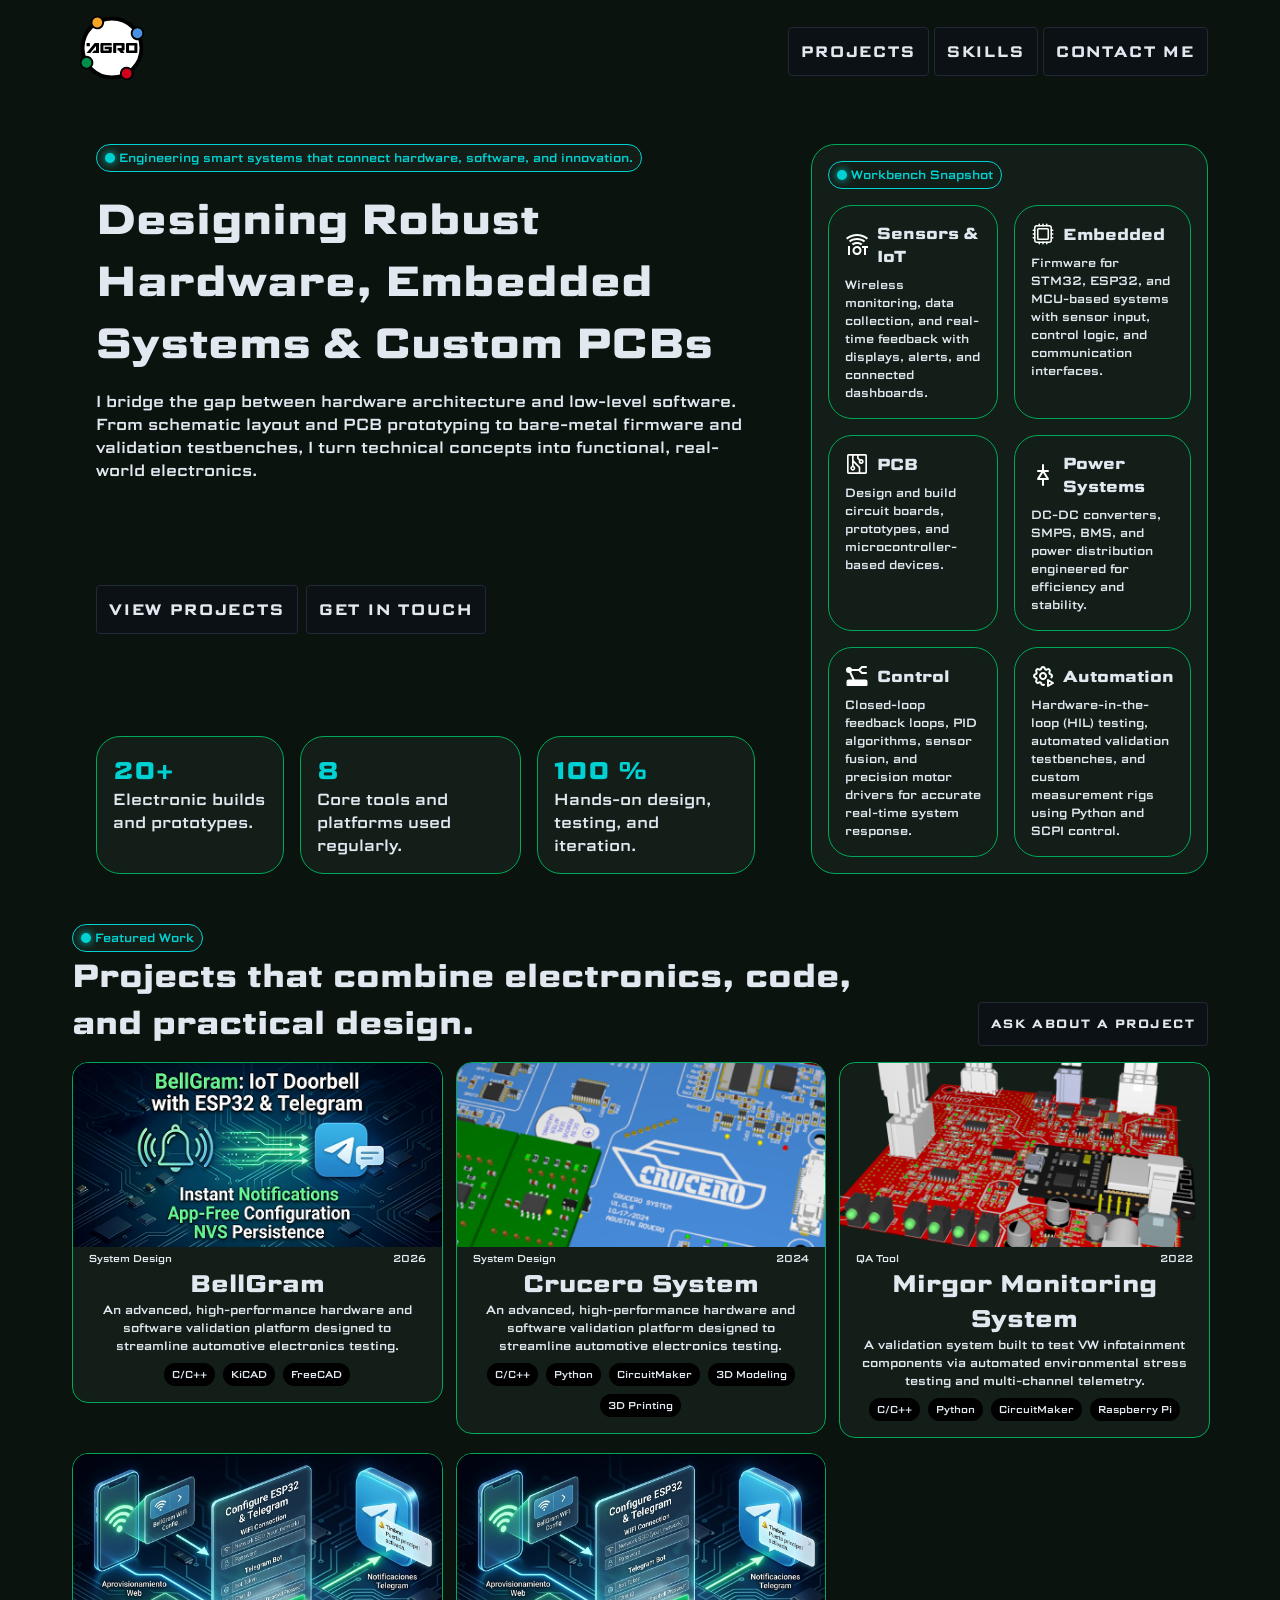
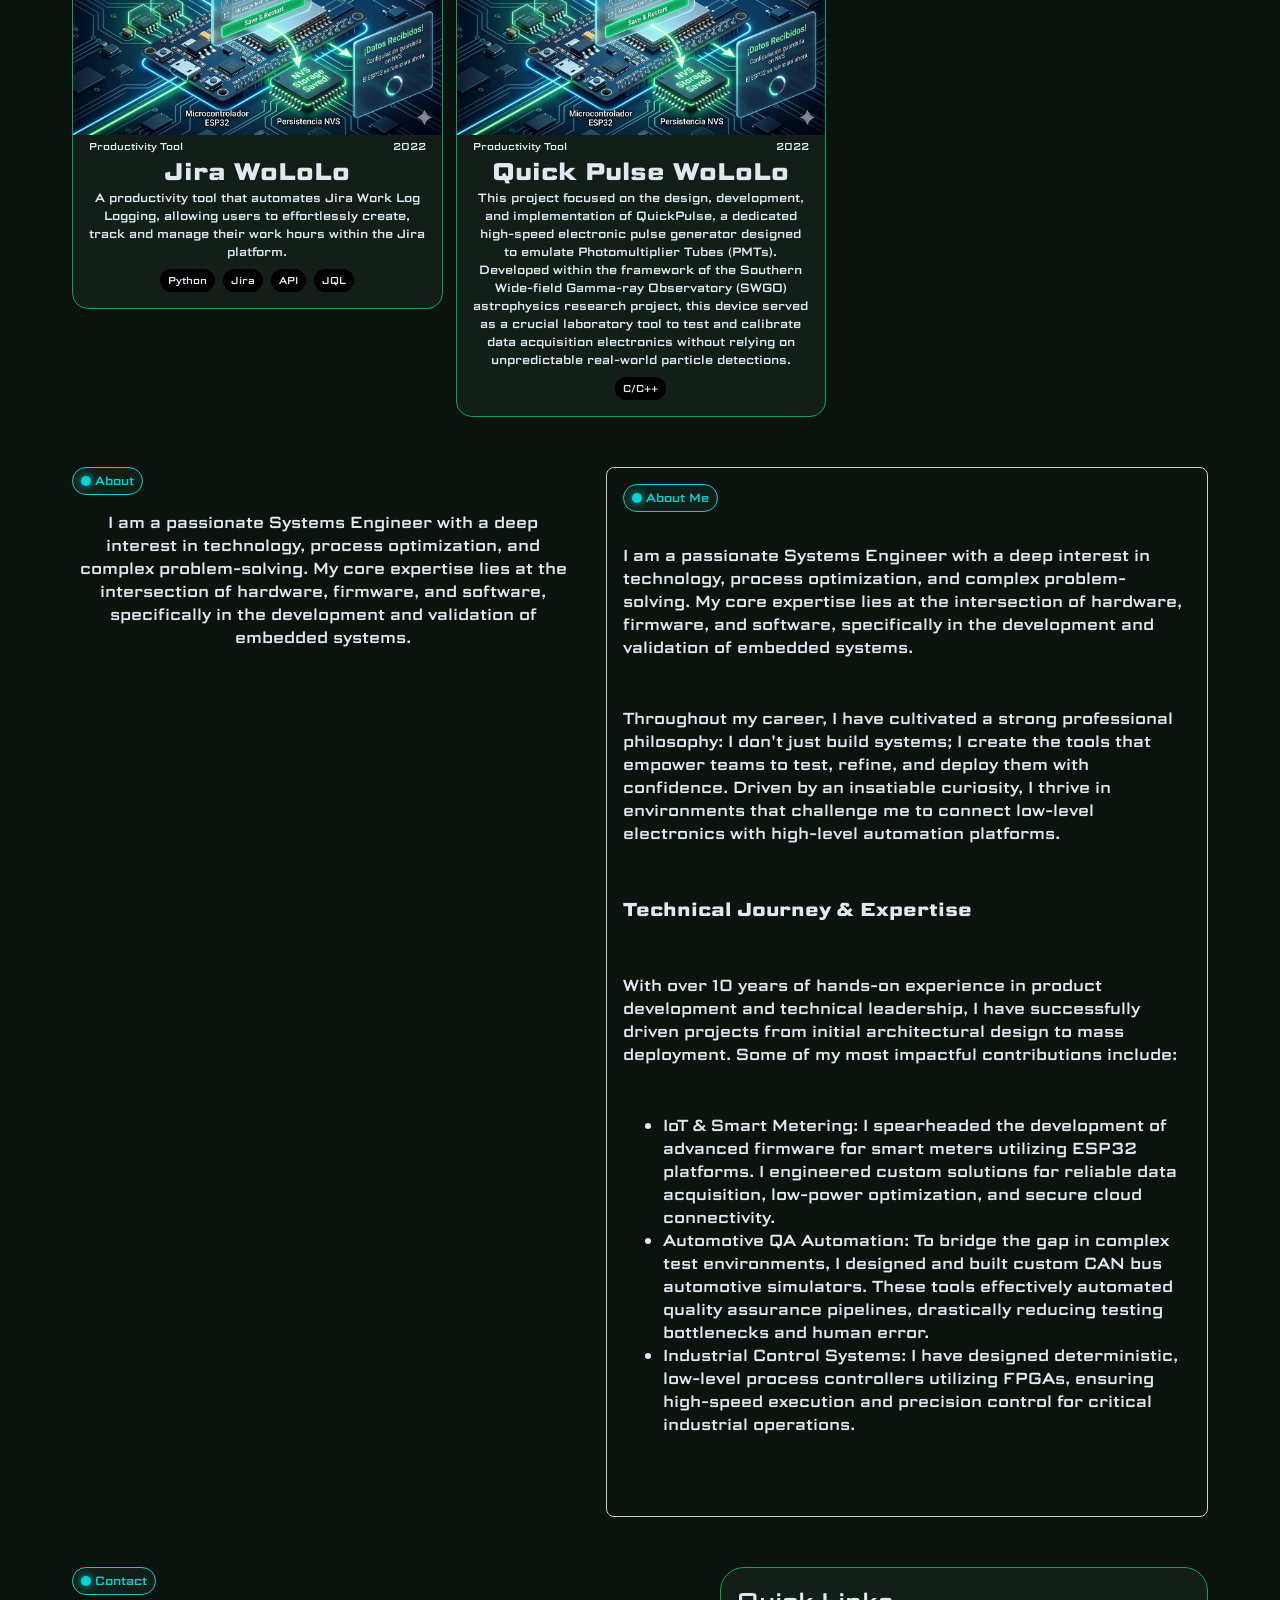
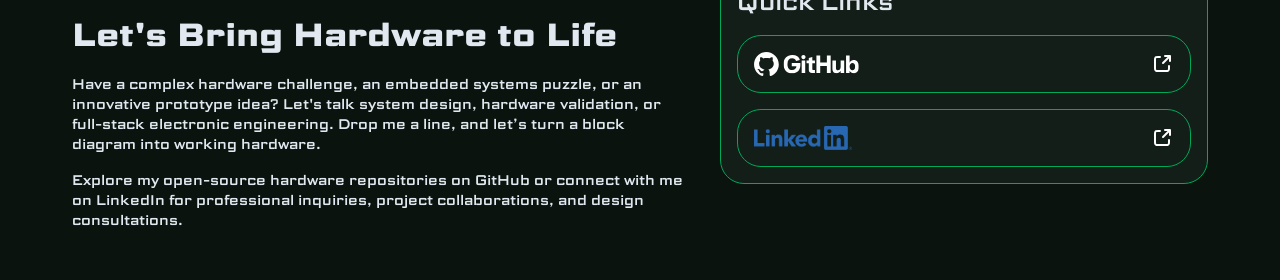
<file: index.html>
<!doctype html>
<html lang="es">
	<head>
		<meta charset="utf-8" />
		<title>Agustin Rovero</title>
		<link rel="icon" type="image/x-icon" href="/images/favicon/favicon.ico">

		<link rel="preconnect" href="https://googleapis.com">
		<link rel="preconnect" href="https://gstatic.com" crossorigin>
		<!-- Loads full ranges: Weight (100-900), Width (50-200), Slant (-10-0), YOPQ (18-122) -->
		<link rel="preconnect" href="https://fonts.googleapis.com">
		<link rel="preconnect" href="https://fonts.gstatic.com" crossorigin>
		<link href="https://fonts.googleapis.com/css2?family=Courier+Prime:ital,wght@0,400;0,700;1,400;1,700&family=Inconsolata:wght@200..900&family=Science+Gothic:wght@100..900&display=swap" rel="stylesheet">

		<link rel="icon" type="image/png" href="/favicon-96x96.png" sizes="96x96" />
		<link rel="icon" type="image/svg+xml" href="/favicon.svg" />
		<link rel="shortcut icon" href="/favicon.ico" />
		<link rel="apple-touch-icon" sizes="180x180" href="/apple-touch-icon.png" />
		<link rel="manifest" href="/site.webmanifest" />

		<link rel="stylesheet" href="assets/css/styles.css"/>
		<link rel="stylesheet" href="assets/css/header.css"/>
		<link rel="stylesheet" href="assets/css/projects.css"/>
		<link rel="stylesheet" href="assets/css/hero.css"/>
		<link rel="stylesheet" href="assets/css/contact.css"/>
		<link rel="stylesheet" href="assets/css/about.css"/>
	</head>


	<!------------------------------------------------------------->

	<body>
	<header class="header">
		<div>
			<img src="assets/images/logo.svg" width="80" height="80">
		</div>

		<div>
			<a href="#projects">
			<button class="pcb-button">
			<span class="btn-text">Projects</span>
			<span class="trace-border"></span>
			</button>
			</a>

			<button class="pcb-button">
			<span class="btn-text">Skills</span>
			<span class="trace-border"></span>
			</button>

			<a href="#contact">
			<button class="pcb-button">
			<span class="btn-text">Contact Me</span>
			<span class="trace-border"></span>
			</button>
			</a>
		</div>
	</header>

	<!------------------------------------------------------------->

	<div class="content">
		<div class="hero-section">
			<div style="
				display: flex;
				flex-direction: column;
				justify-content: flex-start;
				flex: 0 0 58%;
				align-items: flex-start;
				text-align: left;
				gap: var(--section-vertical-gap);
				margin: 0 24px 0 24px;
				">
				<div class="eyebrow">
					<div class="dot"></div>
					Engineering smart systems that connect hardware, software, and innovation.
				</div>
				<div class="hero-section-title">
					Designing Robust Hardware, Embedded Systems & Custom PCBs
				</div>
				<div class="hero-section-description">
					I bridge the gap between hardware architecture and low-level software. From schematic layout and PCB prototyping to bare-metal firmware and validation testbenches, I turn technical concepts into functional, real-world electronics.
				</div>

				<div style="
					display: flex;
					flex-direction: row;
					justify-content: flex-start;
					align-items: center;
					gap: 8px;
					flex-grow: 1;
					">
					<button class="pcb-button">
						<span class="btn-text">View Projects</span>
						<span class="trace-border"></span>
					</button>
					<button class="pcb-button">
						<span class="btn-text">Get in Touch</span>
						<span class="trace-border"></span>
					</button>
				</div>

				<div class="stat-section">
					<div class="stat-card">
						<div class="stat-card-title">20+</div>
						<div class="stat-card-description">Electronic builds and prototypes.</div>
					</div>

					<div class="stat-card">
						<div class="stat-card-title">8</div>
						<div class="stat-card-description">Core tools and platforms used regularly.</div>
					</div>

					<div class="stat-card">
						<div class="stat-card-title">100 %</div>
						<div class="stat-card-description">Hands-on design, testing, and iteration.</div>
					</div>
				</div>
			</div>

			<!----------------------------->

			<!--flex: 0 0 42%;-->
			<div style="
				display: flex;
				flex-direction: column;
				justify-content: flex-start;
				align-items: flex-start;
				text-align: left;
				gap: 16px;
				padding: 16px;
				border-radius: 24px;
				border: 1px solid var(--c-primary);
				background-color: var(--c-card-background);
				">
				<div class="eyebrow">
					<div class="dot"></div>
					Workbench Snapshot
				</div>
				<div style="
					display: grid;
					grid-template-columns: repeat(2, 1fr);
					gap: 16px;

					">

					<div class="hero-card">
						<div style="
							display: flex;
							flex-direction: row;
							justify-content: flex-start;
							align-items: center;
							gap: 8px;
							">
							<img
								src="assets/images/icons/iot.svg"
								width="24"
								height="24"
							/>
							<div class="hero-card-title">Sensors & IoT</div>
						</div>

						<div class="hero-card-description">
							Wireless monitoring, data collection, and real-time feedback with displays, alerts, and connected dashboards.
						</div>
					</div>

					<div class="hero-card">
						<div style="
							display: flex;
							flex-direction: row;
							justify-content: flex-start;
							align-items: center;
							gap: 8px;
							">
							<img
								src="assets/images/icons/chip.svg"
								width="24"
								height="24"
							/>
							<div class="hero-card-title">Embedded</div>
						</div>

						<div class="hero-card-description">
							Firmware for STM32, ESP32, and MCU-based systems with sensor input, control logic, and communication interfaces.
						</div>
					</div>

					<div class="hero-card">
						<div style="
							display: flex;
							flex-direction: row;
							justify-content: flex-start;
							align-items: center;
							gap: 8px;
							">
							<img
								src="assets/images/icons/pcb.svg"
								width="24" height="24"
							/>
							<div class="hero-card-title">PCB</div>
						</div>
						<div class="hero-card-description">
							Design and build circuit boards, prototypes, and microcontroller-based devices.
						</div>
					</div>

					<div class="hero-card">
						<div style="
							display: flex;
							flex-direction: row;
							justify-content: flex-start;
							align-items: center;
							gap: 8px;
							">
							<img
								src="assets/images/icons/power.svg"
								width="24"
								height="24"
							/>
							<div class="hero-card-title">Power Systems</div>
						</div>

						<div class="hero-card-description">
							DC-DC converters, SMPS, BMS, and power distribution engineered for efficiency and stability.
						</div>
					</div>

					<div class="hero-card">
						<div style="
							display: flex;
							flex-direction: row;
							justify-content: flex-start;
							align-items: center;
							gap: 8px;
							">
							<img
								src="assets/images/icons/robot.svg"
								width="24"
								height="24"
							/>
							<div class="hero-card-title">Control</div>
						</div>

						<div class="hero-card-description">
							Closed-loop feedback loops, PID algorithms, sensor fusion, and precision motor drivers for accurate real-time system response.
						</div>
					</div>

					<div class="hero-card">
						<div style="
							display: flex;
							flex-direction: row;
							justify-content: flex-start;
							align-items: center;
							gap: 8px;
							">
							<img
								src="assets/images/icons/automation.svg"
								width="24"
								height="24"
							/>
							<div class="hero-card-title">Automation</div>
						</div>

						<div class="hero-card-description">
							Hardware-in-the-loop (HIL) testing, automated validation testbenches, and custom measurement rigs using Python and SCPI control.
						</div>
					</div>
				</div>
			</div>
		</div>

		<!----------------------------->

		<div id="projects" class="projects-section">
			<div style="
				display: flex;
				flex-direction: row;
				justify-content: space-between;
				align-items: end;
				gap: var(--section-horizontal-gap);
				">
				<div style="
					display: flex;
					flex-direction: column;
					justify-content: start;
					width: 75%;
					align-items: start;
					text-align: left;
					gap: var(--section-vertical-sep);
					">
					<div class="eyebrow">
						<div class="dot"></div>
						Featured Work
					</div>
					<div class="projects-section-title">Projects that combine electronics, code, and practical design.</div>
					<!--
					<div class="projects-section-description">Replace these examples with your real builds. Each card can highlight the challenge, hardware used, firmware details, test results, and what you learned during development.</div>
					-->
				</div>
				<div>
					<button class="pcb-button">
						<span class="btn-text" style="font-size: 12px;">Ask About a Project</span>
						<span class="trace-border"></span>
					</button>
				</div>
			</div>

			<div class="projects">
				<a href="bellgram.html">
					<div class="flip-card-wrapper">
						<div class="project-card">
							<div class="flip-card-back">
								<div style="padding: 16px">
									BellGram is an ultra-compact (32x32 mm) IoT notification bridge that connects physical input events directly to Telegram instant messaging using an ESP32-C3 microcontroller. It features four optically isolated input channels to safely step down high-voltage signals from household doorbells or industrial relays. For completely app-free deployment, it hosts a native web server that creates a Wi-Fi Access Point captive portal, allowing users to dynamically configure Wi-Fi credentials, Telegram Bot Tokens, Chat IDs, and custom messages via any browser. All parameters are saved directly to an onboard Non-Volatile Storage (NVS) partition to ensure full data resiliency across power outages.
									<h2>Continue reading</h2>
								</div>
							</div>
							<div class="flip-card-front">
								<img src="assets/images/BellGram/Thumbnail.png">
								<div style="padding: 0 16px 16px">
									<div class="project-card-tags">
										<div>System Design</div>
										<div>2026</div>
									</div>
									<div class="project-card-title">BellGram</div>
									<div class="project-card-description">
										An advanced, high-performance hardware and software validation platform designed to streamline automotive electronics testing.
									</div>
									<div class="chip-group">
										<div class="chip">C/C++</div>
										<div class="chip">KiCAD</div>
										<div class="chip">FreeCAD</div>
									</div>
								</div>
							</div>
						</div>
					</div>
				</a>

				<a href="crucero.html">
					<div class="flip-card-wrapper">
						<div class="project-card">
							<div class="flip-card-back">
								<div style="padding: 16px">
									The Crucero System was a high-performance hardware and software validation platform designed to streamline automotive electronics testing. Built on an ESP32-C6 core, the system features a custom multi-layer PCB with modular CAN nodes, LIN, an 8-channel audio ADC, 8 GPIO, and four DACs for steering wheel control emulation. Its low-level embedded firmware acts as a message-driven OS utilizing COBS packet framing and MessagePack serialization over UART. Controlled via a data-driven Python and PySide6 desktop application, the platform integrates self-describing hardware, a JSON-driven command parser, and real-time telemetry visualization inside a custom 3D-printed enclosure.
									<h2>Continue reading</h2>
								</div>
							</div>
							<div class="flip-card-front">
								<img src="assets/images/Crucero/PCB_Top_View_Cut.png">
								<div style="padding: 0 16px 16px">
									<div class="project-card-tags">
										<div>System Design</div>
										<div>2024</div>
									</div>
									<div class="project-card-title">Crucero System</div>
									<div class="project-card-description">
										An advanced, high-performance hardware and software validation platform designed to streamline automotive electronics testing.
									</div>
									<div class="chip-group">
										<div class="chip">C/C++</div>
										<div class="chip">Python</div>										
										<div class="chip">CircuitMaker</div>
										<div class="chip">3D Modeling</div>
										<div class="chip">3D Printing</div>
									</div>
								</div>
							</div>
						</div>
					</div>
				</a>

				<a href="mimo.html">
					<div class="flip-card-wrapper">
						<div class="project-card">
							<div class="flip-card-back">
								<div style="padding: 16px">
									The Mirgor Monitoring System was a validation system built to test Volkswagen infotainment components via automated environmental stress testing and multi-channel telemetry. It features a custom multi-layer ESP32 PCB that measures voltage, current, audio levels, and THD inside a rugged housing with a CPC37 connector. Its low-latency C/C++ firmware manages data acquisition, a CAN Bus stack for vehicle simulation, and edge-to-hub streaming across six simultaneous nodes. Driven by a Python master application, the closed-loop system features real-time fault detection and temperature tracking to pinpoint failures immediately during long-endurance certification cycles.
									<h2>Continue reading</h2>
								</div>
							</div>
							<div class="flip-card-front">
								<img src="assets/images/MiMo/Thumbnail.png">
								<div style="padding: 0 16px 16px">
									<div class="project-card-tags">
										<div>QA Tool</div>
										<div>2022</div>
									</div>
									<div class="project-card-title">Mirgor Monitoring System</div>
									<div class="project-card-description">
										A validation system built to test VW infotainment components via automated environmental stress testing and multi-channel telemetry.
									</div>
									<div class="chip-group">
										<div class="chip">C/C++</div>
										<div class="chip">Python</div>										
										<div class="chip">CircuitMaker</div>
										<div class="chip">Raspberry Pi</div>
									</div>
								</div>
							</div>
						</div>
					</div>
				</a>

				<a href="jirawololo.html">
					<div class="flip-card-wrapper">
						<div class="project-card">
							<div class="flip-card-back">
								<h2>Rear Content</h2>
							</div>
							<div class="flip-card-front">
								<img src="assets/images/BellGram/thumbnail.jpg">
								<div style="padding: 0 16px 16px">
									<div class="project-card-tags">
										<div>Productivity Tool</div>
										<div>2022</div>
									</div>
									<div class="project-card-title">Jira WoLoLo</div>
									<div class="project-card-description">
										A productivity tool that automates Jira Work Log Logging, allowing users to effortlessly create, track and manage their work hours within the Jira platform.
									</div>
									<div class="chip-group">
										<div class="chip">Python</div>
										<div class="chip">Jira</div>
										<div class="chip">API</div>
										<div class="chip">JQL</div>
									</div>
								</div>
							</div>
						</div>
					</div>
				</a>

				<a href="quickpulse.html">
					<div class="flip-card-wrapper">
						<div class="project-card">
							<div class="flip-card-back">
								<h2>Rear Content</h2>
							</div>
							<div class="flip-card-front">
								<img src="assets/images/BellGram/thumbnail.jpg">
								<div style="padding: 0 16px 16px">
									<div class="project-card-tags">
										<div>Productivity Tool</div>
										<div>2022</div>
									</div>
									<div class="project-card-title">Quick Pulse WoLoLo</div>
									<div class="project-card-description">
										This project focused on the design, development, and implementation of QuickPulse, a dedicated high-speed electronic pulse generator designed to emulate Photomultiplier Tubes (PMTs). Developed within the framework of the Southern Wide-field Gamma-ray Observatory (SWGO) astrophysics research project, this device served as a crucial laboratory tool to test and calibrate data acquisition electronics without relying on unpredictable real-world particle detections.
									</div>
									<div class="chip-group">
										<div class="chip">C/C++</div>
									</div>
								</div>
							</div>
						</div>
					</div>
				</a>
			</div>
		</div>

		<!----------------------------->

		<div id="about" class="about-section">
			<div style="
				display: flex;
				flex-direction: column;
				justify-content: center;
				align-items: flex-start;
				text-align: center;
				gap: 16px;
				">
				<div style="
					display: flex;
					flex-direction: column;
					justify-content: center;
					align-items: flex-start;
					text-align: center;
					gap: 16px;
					">
					<div class="eyebrow">
						<div class="dot"></div>
						About
					</div>
					<div>
						I am a passionate Systems Engineer with a deep interest in technology, process optimization, and complex problem-solving. My core expertise lies at the intersection of hardware, firmware, and software, specifically in the development and validation of embedded systems.
					</div>
				</div>
			</div>

			<div style="
				display: flex;
				flex-direction: column;
				justify-content: center;
				align-items: flex-start;
				text-align: left;
				gap: 16px;
				flex: 0 0 50%;
				font-size: 16px;
				border: 1px solid #cccccc;
				border-radius: 8px;
				padding: 16px;
				">
				<div class="eyebrow">
					<div class="dot"></div>
					About Me
				</div>
				<p>I am a passionate Systems Engineer with a deep interest in technology, process optimization, and complex problem-solving. My core expertise lies at the intersection of hardware, firmware, and software, specifically in the development and validation of embedded systems.</p>
				<p>Throughout my career, I have cultivated a strong professional philosophy: I don't just build systems; I create the tools that empower teams to test, refine, and deploy them with confidence. Driven by an insatiable curiosity, I thrive in environments that challenge me to connect low-level electronics with high-level automation platforms.</p>
				<h3>Technical Journey & Expertise</h3>
				<p>With over 10 years of hands-on experience in product development and technical leadership, I have successfully driven projects from initial architectural design to mass deployment. Some of my most impactful contributions include:
				<ul>
					<li>IoT & Smart Metering: I spearheaded the development of advanced firmware for smart meters utilizing ESP32 platforms. I engineered custom solutions for reliable data acquisition, low-power optimization, and secure cloud connectivity.</li>
					<li>Automotive QA Automation: To bridge the gap in complex test environments, I designed and built custom CAN bus automotive simulators. These tools effectively automated quality assurance pipelines, drastically reducing testing bottlenecks and human error.</li>
					<li>Industrial Control Systems: I have designed deterministic, low-level process controllers utilizing FPGAs, ensuring high-speed execution and precision control for critical industrial operations.</li>
				</ul>
				</p>

			</div>

		</div>

		<!----------------------------->

		<div id="contact" class="contact-section">
			<div style="
				display: flex;
				flex-direction: column;
				justify-content: center;
				align-items: flex-start;
				text-align: center;
				gap: 16px;
				">

				<div class="eyebrow">
					<div class="dot"></div>
					Contact
				</div>

				<div class="contact-section-title">
					Let's Bring Hardware to Life
				</div>

				<div class="contact-section-description">
					Have a complex hardware challenge, an embedded systems puzzle, or an innovative prototype idea? Let's talk system design, hardware validation, or full-stack electronic engineering. Drop me a line, and let’s turn a block diagram into working hardware.
				</div>

				<div class="contact-section-description">
					Explore my open-source hardware repositories on GitHub or connect with me on LinkedIn for professional inquiries, project collaborations, and design consultations.
				</div>
			</div>

			<div style="
				display: flex;
				flex-direction: column;
				justify-content: flex-start;
				align-items: stretch;
				text-align: left;
				gap: 16px;
				border: 1px solid var(--c-primary);
				background-color: var(--c-card-background);
				border-radius: 24px;
				padding: 16px;
				flex: 0 0 40%;
				">

				<div style="
					display: flex;
					flex-direction: column;
					justify-content: flex-start;
					align-items: flex-start;
					gap: 0px;
					">

					<div style="font-size: 24px;">Quick Links</div>

				</div>

				<a href="https://github.com/agustinrovero">
					<div class="contact-button">
						<img src="assets/images/icons/github.svg" height="24">
						<img src="assets/images/icons/external-link.svg" height="24">
					</div>
				</a>
				<a href="https://www.linkedin.com/in/agustinrovero/">
					<div class="contact-button">
						<img src="assets/images/icons/linkedin.png" height="24">
						<img src="assets/images/icons/external-link.svg" height="24">
					</div>
				</a>
			</div>
		</div>
	</div>

	<!------------------------------------------------------------->

	</body>
</html>
</file>
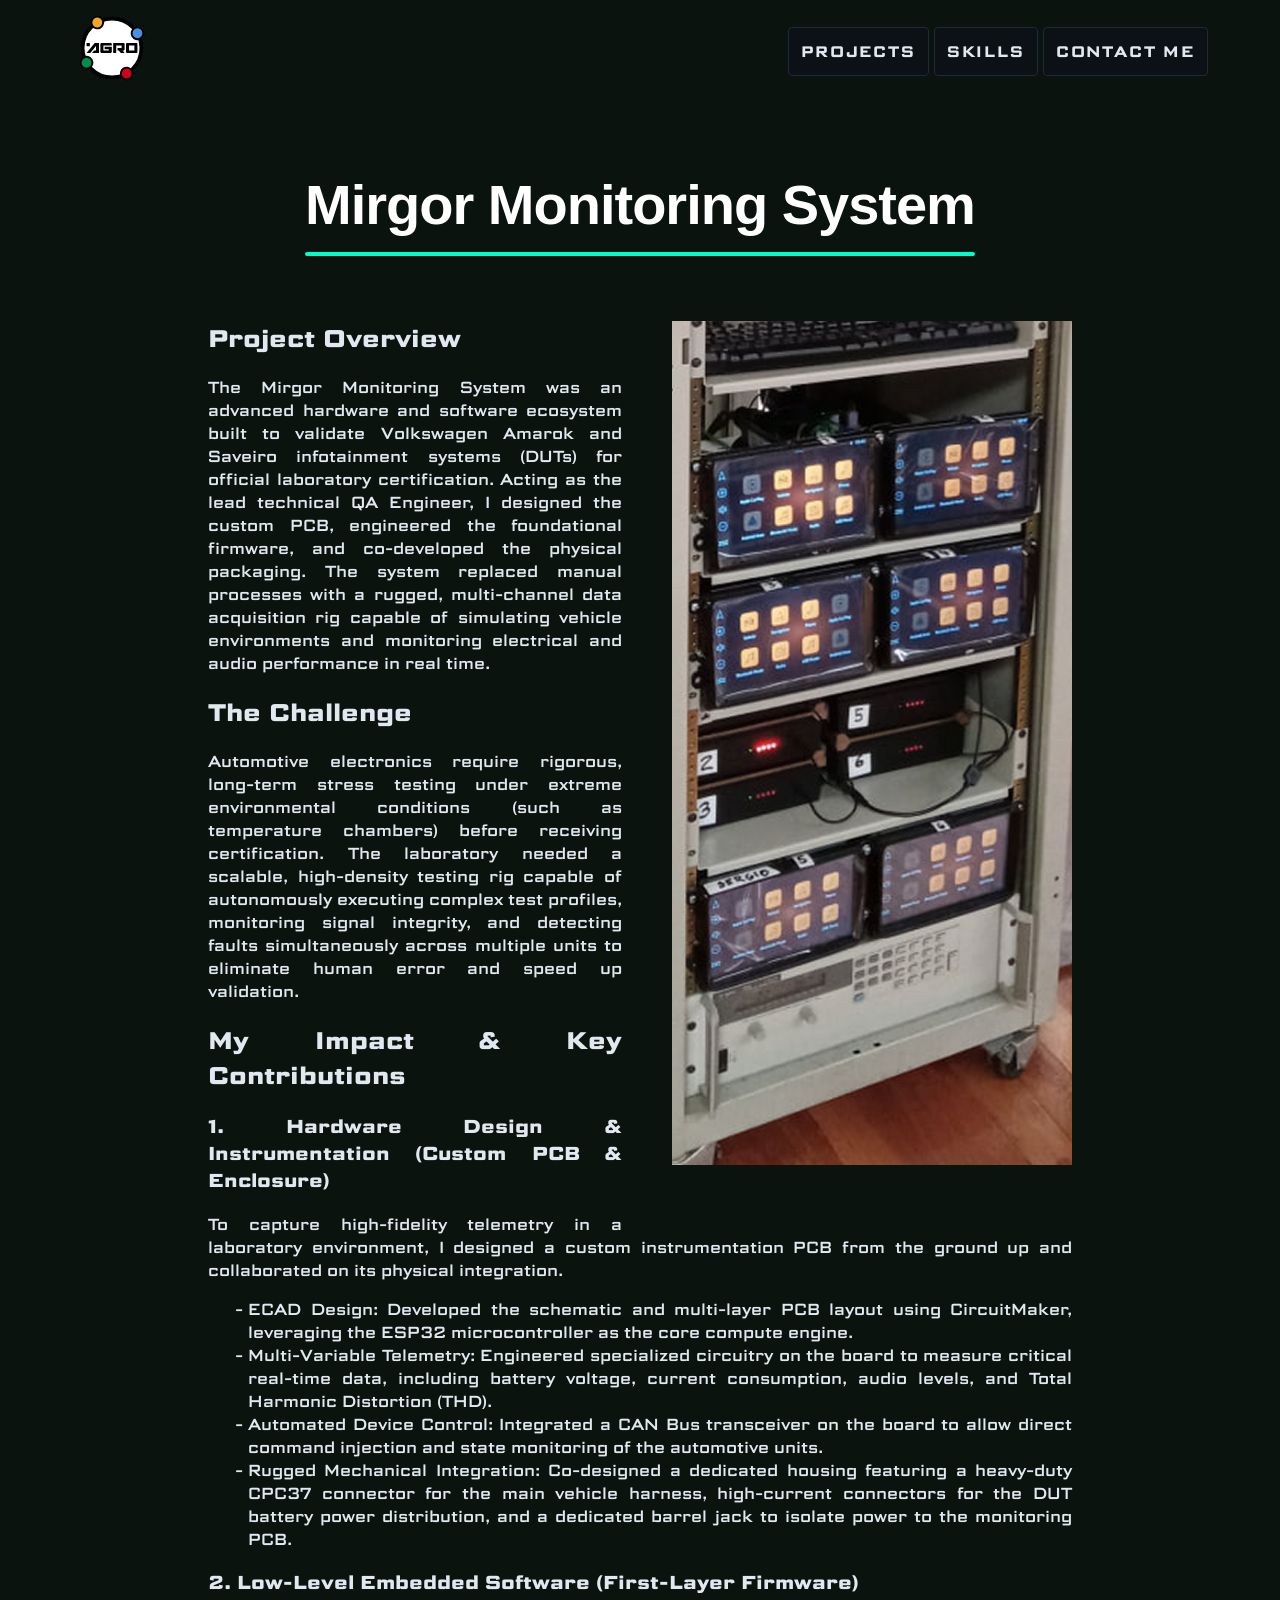
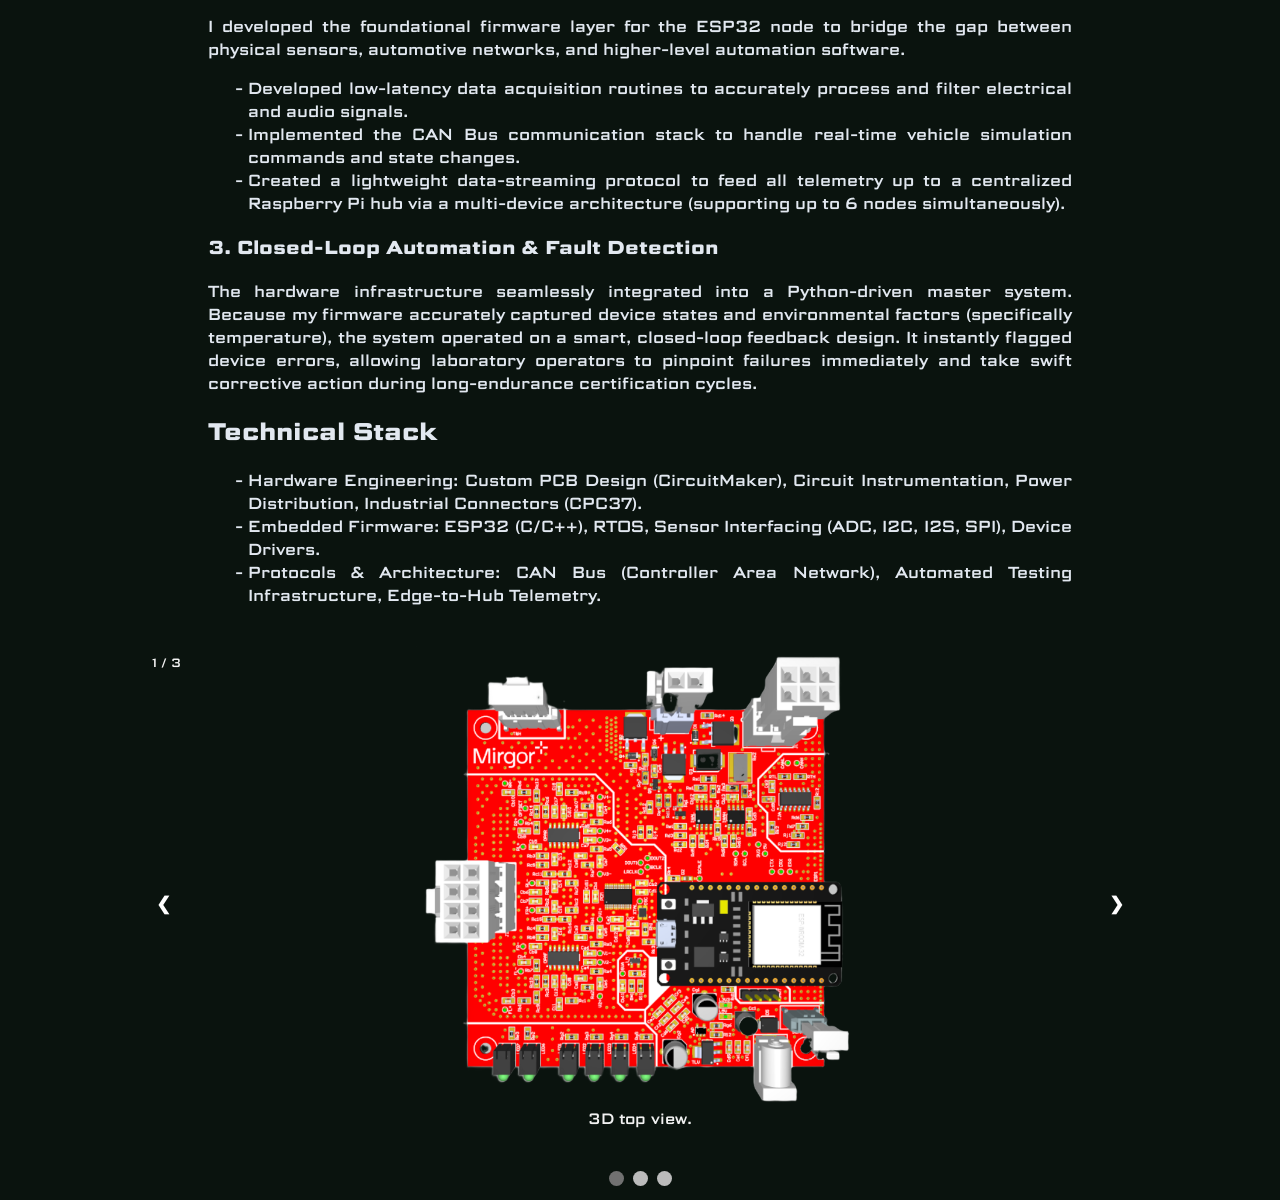
<file: mimo.html>
<!doctype html>
<html lang="es">
	<head>
		<meta charset="utf-8" />
		<title>Agustin Rovero</title>
		<link rel="icon" type="image/x-icon" href="/images/favicon/favicon.ico">

		<link rel="preconnect" href="https://googleapis.com">
		<link rel="preconnect" href="https://gstatic.com" crossorigin>
		<!-- Loads full ranges: Weight (100-900), Width (50-200), Slant (-10-0), YOPQ (18-122) -->
		<link rel="preconnect" href="https://fonts.googleapis.com">
		<link rel="preconnect" href="https://fonts.gstatic.com" crossorigin>
		<link href="https://fonts.googleapis.com/css2?family=Courier+Prime:ital,wght@0,400;0,700;1,400;1,700&family=Inconsolata:wght@200..900&family=Science+Gothic:wght@100..900&display=swap" rel="stylesheet">

		<link rel="icon" type="image/png" href="/favicon-96x96.png" sizes="96x96" />
		<link rel="icon" type="image/svg+xml" href="/favicon.svg" />
		<link rel="shortcut icon" href="/favicon.ico" />
		<link rel="apple-touch-icon" sizes="180x180" href="/apple-touch-icon.png" />
		<link rel="manifest" href="/site.webmanifest" />

		<link rel="stylesheet" href="assets/css/styles.css"/>
		<link rel="stylesheet" href="assets/css/header.css"/>
		<link rel="stylesheet" href="assets/css/projects.css"/>
		<link rel="stylesheet" href="assets/css/hero.css"/>
		<link rel="stylesheet" href="assets/css/contact.css"/>
		<link rel="stylesheet" href="assets/css/about.css"/>
		<link rel="stylesheet" href="assets/css/slideshow.css"/>
	</head>


	<!------------------------------------------------------------->

	<body>
	<header class="header">
		<div>
			<img src="assets/images/logo.svg" width="80" height="80">
		</div>

		<div>
			<a href="index.html#projects">
			<button class="pcb-button">
			<span class="btn-text">Projects</span>
			<span class="trace-border"></span>
			</button>
			</a>

			<button class="pcb-button">
			<span class="btn-text">Skills</span>
			<span class="trace-border"></span>
			</button>

			<a href="#contact">
			<button class="pcb-button">
			<span class="btn-text">Contact Me</span>
			<span class="trace-border"></span>
			</button>
			</a>
		</div>
	</header>

	<!------------------------------------------------------------->

	<div class="content" style="margin-left: 200px; margin-right: 200px; padding: 40px 20px; text-align: center;">
		<!-- Contenedor intermedio que se ajusta al tamaño de su contenido -->
		<div style="display: inline-block; text-align: center;">
			<!-- Título principal -->
			<h1 style="font-size: 3.5rem; font-weight: 800; background: white; -webkit-background-clip: text; -webkit-text-fill-color: transparent; letter-spacing: -1px; margin-bottom: 15px; font-family: 'Segoe UI', Roboto, Helvetica, Arial, sans-serif;">
				Mirgor Monitoring System
			</h1>
			<!-- Divisor Horizontal (ahora ocupa el 100% del ancho del título) -->
			<hr style="width: 100%; border: 0; height: 4px; background: #00ffcc; border-radius: 2px; margin: 0;">
		</div>
	</div>

	<div class="content" style="margin-left: 200px; margin-right: 200px; text-align: justify">
		<!-- Colocá este código al principio de tu contenedor principal de texto -->
		<img	src="assets/images/MiMo/Rack.png" 
				alt="Descripción de la imagen" 
				class="imagen-superior-derecha"
		>

		<h2>Project Overview</h2>
		<p>
			The Mirgor Monitoring System was an advanced hardware and software ecosystem built to validate Volkswagen Amarok and Saveiro infotainment systems (DUTs) for official laboratory certification. Acting as the lead technical QA Engineer, I designed the custom PCB, engineered the foundational firmware, and co-developed the physical packaging. The system replaced manual processes with a rugged, multi-channel data acquisition rig capable of simulating vehicle environments and monitoring electrical and audio performance in real time.
		</p>

		<h2>The Challenge</h2>
		<p>
			Automotive electronics require rigorous, long-term stress testing under extreme environmental conditions (such as temperature chambers) before receiving certification. The laboratory needed a scalable, high-density testing rig capable of autonomously executing complex test profiles, monitoring signal integrity, and detecting faults simultaneously across multiple units to eliminate human error and speed up validation.
		</p>

		<h2>My Impact & Key Contributions</h2>
		<h3>1. Hardware Design & Instrumentation (Custom PCB & Enclosure)</h3>
		To capture high-fidelity telemetry in a laboratory environment, I designed a custom instrumentation PCB from the ground up and collaborated on its physical integration.

		<ul class="itemize">
			<li>
				ECAD Design: Developed the schematic and multi-layer PCB layout using CircuitMaker, leveraging the ESP32 microcontroller as the core compute engine.
			</li>
			<li>
    			Multi-Variable Telemetry: Engineered specialized circuitry on the board to measure critical real-time data, including battery voltage, current consumption, audio levels, and Total Harmonic Distortion (THD).
			</li>
			<li>
				Automated Device Control: Integrated a CAN Bus transceiver on the board to allow direct command injection and state monitoring of the automotive units.
			</li>
			<li>
    			Rugged Mechanical Integration: Co-designed a dedicated housing featuring a heavy-duty CPC37 connector for the main vehicle harness, high-current connectors for the DUT battery power distribution, and a dedicated barrel jack to isolate power to the monitoring PCB.
			</li>
		</ul>

		<h3>2. Low-Level Embedded Software (First-Layer Firmware)</h3>
		I developed the foundational firmware layer for the ESP32 node to bridge the gap between physical sensors, automotive networks, and higher-level automation software.
		<ul class="itemize">
			<li>
				Developed low-latency data acquisition routines to accurately process and filter electrical and audio signals.
			</li>
			<li>
    			Implemented the CAN Bus communication stack to handle real-time vehicle simulation commands and state changes.
			</li>
			<li>
    			Created a lightweight data-streaming protocol to feed all telemetry up to a centralized Raspberry Pi hub via a multi-device architecture (supporting up to 6 nodes simultaneously).
			</li>
		</ul>

		<h3>3. Closed-Loop Automation & Fault Detection</h3>
		The hardware infrastructure seamlessly integrated into a Python-driven master system. Because my firmware accurately captured device states and environmental factors (specifically temperature), the system operated on a smart, closed-loop feedback design. It instantly flagged device errors, allowing laboratory operators to pinpoint failures immediately and take swift corrective action during long-endurance certification cycles.

		<h2>Technical Stack</h2>
		<ul class="itemize">
			<li>
				Hardware Engineering: Custom PCB Design (CircuitMaker), Circuit Instrumentation, Power Distribution, Industrial Connectors (CPC37).
			</li>
			<li>
				Embedded Firmware: ESP32 (C/C++), RTOS, Sensor Interfacing (ADC, I2C, I2S, SPI), Device Drivers.
			</li>
			<li>
				Protocols & Architecture: CAN Bus (Controller Area Network), Automated Testing Infrastructure, Edge-to-Hub Telemetry.
			</li>
		</ul>
	</div>

	<!------------------------------------------------------------->

	<br>
	<div>
		<div class="slideshow-container">

		<div class="mySlides fade">
			<div class="numbertext">1 / 3</div>
			<img src="assets/images/MiMo/3D.png">
			<div class="text">3D top view.</div>
		</div>

		<div class="mySlides fade">
			<div class="numbertext">2 / 3</div>
			<img src="assets/images/MiMo/Diagram.png">
			<div class="text">PCB Components</div>
		</div>

		<div class="mySlides fade">
			<div class="numbertext">3 / 3</div>
			<img src="assets/images/MiMo/Single.png">
			<div class="text">Single monitor setup.</div>
		</div>

		<!-- Next and previous buttons -->
		<a class="prev" onclick="plusSlides(-1)">&#10094;</a>
		<a class="next" onclick="plusSlides(1)">&#10095;</a>
		</div>

		<br>

		<!-- The dots/circles -->
		<div style="text-align:center">
			<span class="dot" onclick="currentSlide(1)"></span>
			<span class="dot" onclick="currentSlide(2)"></span>
			<span class="dot" onclick="currentSlide(3)"></span>
		</div>

		<script src="assets/js/slideshow.js"></script>
	</div>

	</body>
</html>
</file>
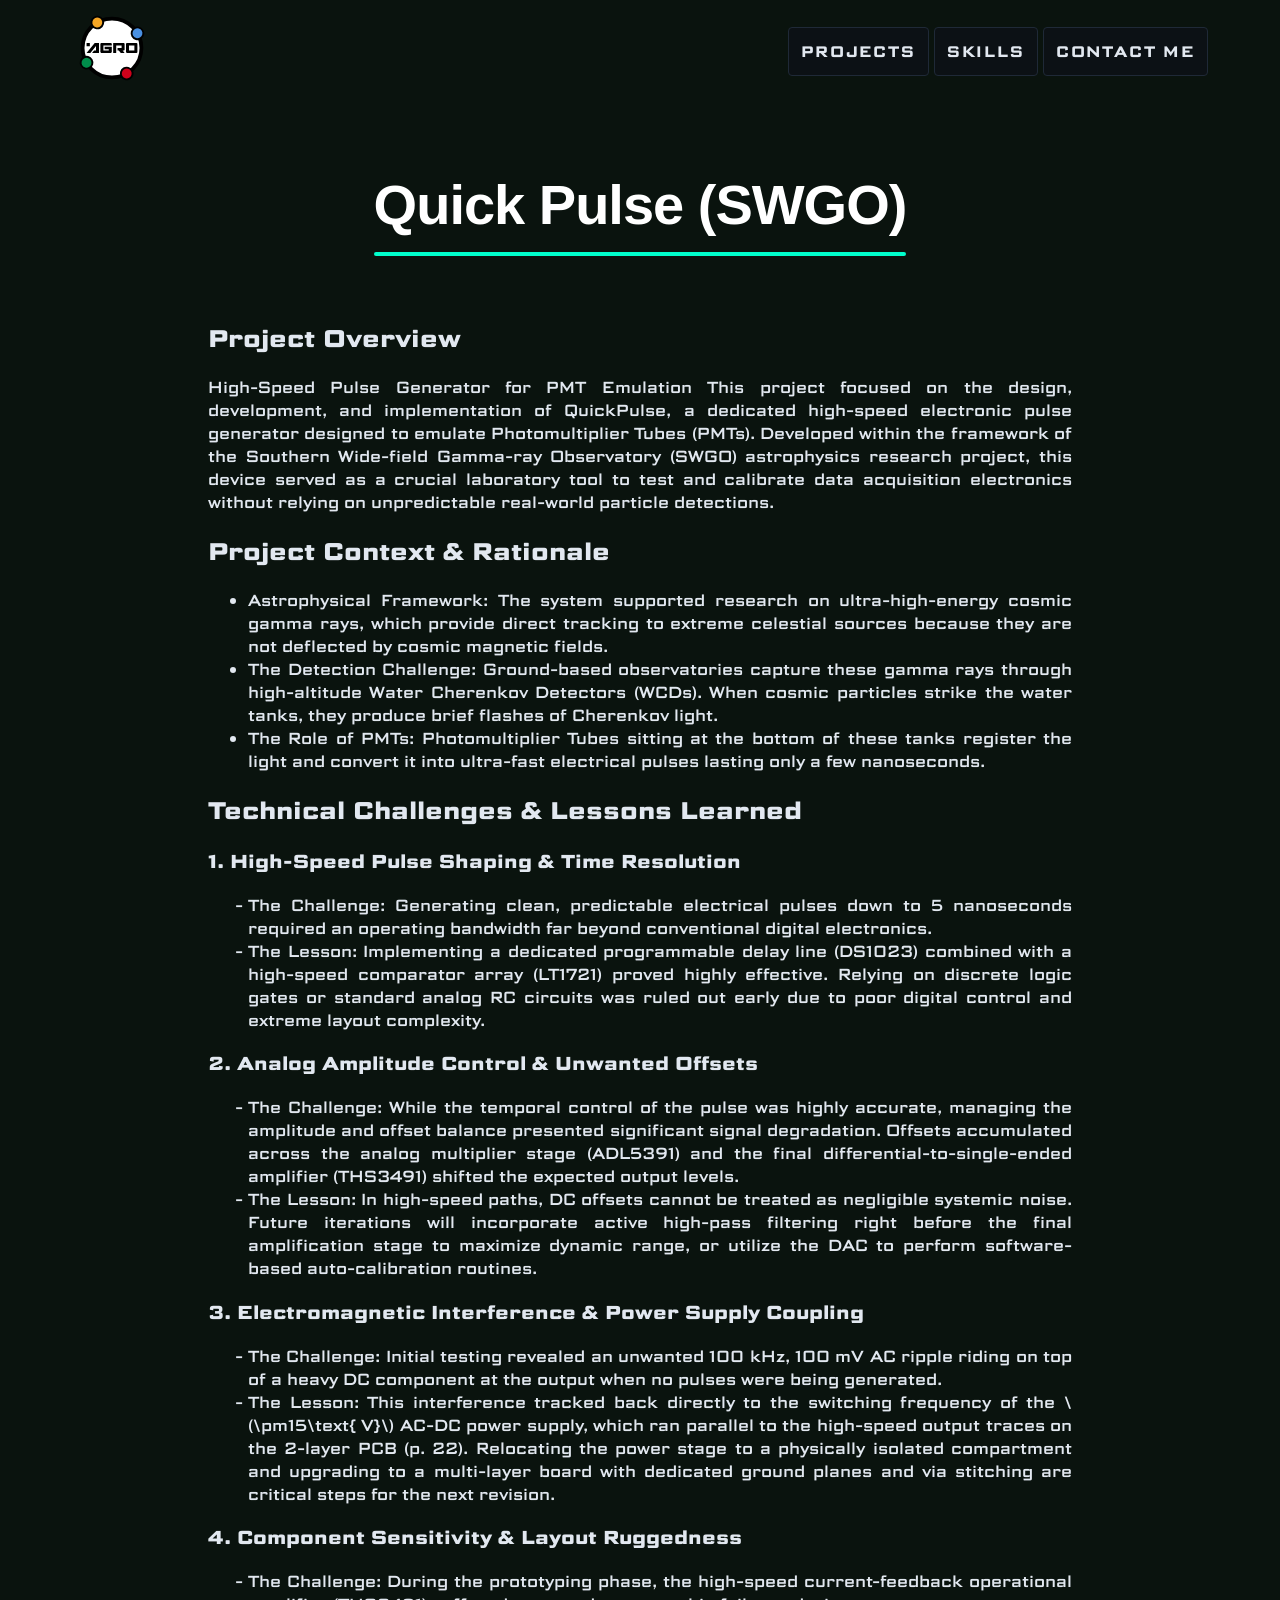
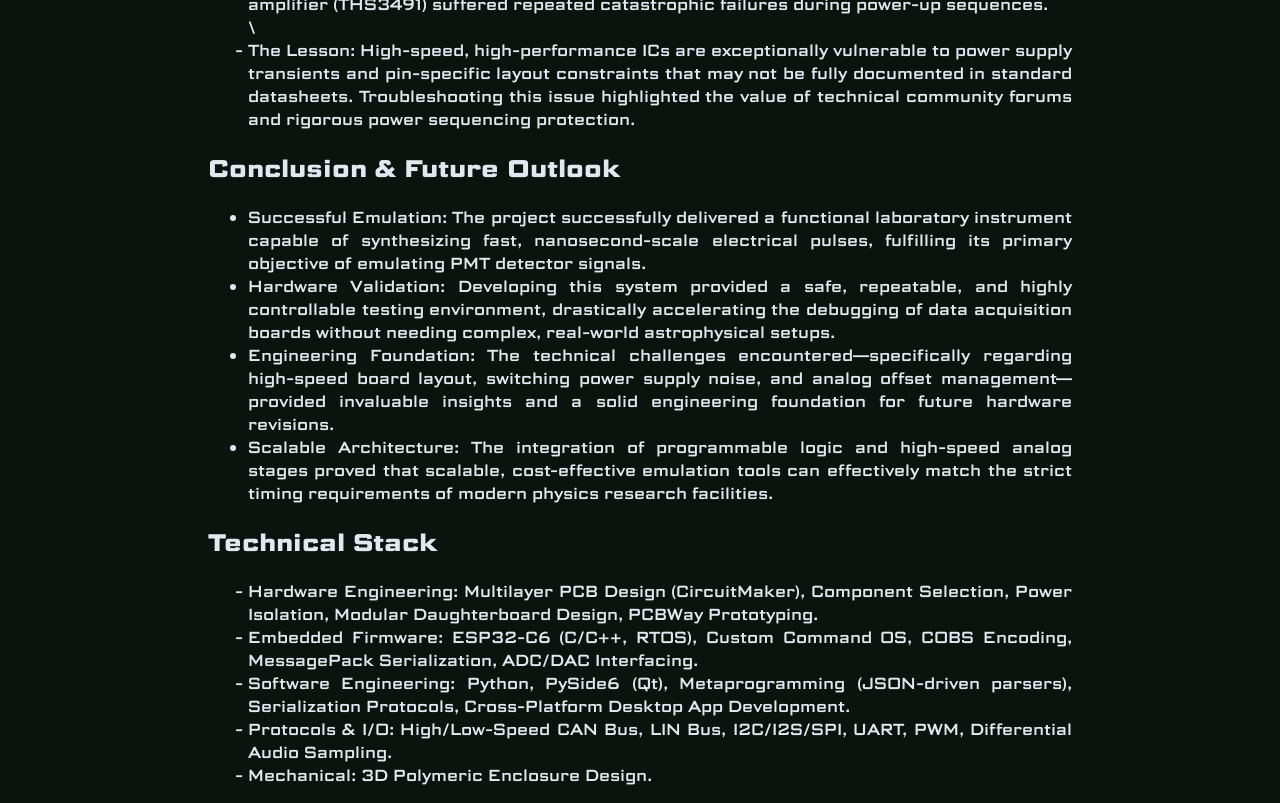
<file: quickpulse.html>
<!doctype html>
<html lang="es">
	<head>
		<meta charset="utf-8" />
		<title>Agustin Rovero</title>
		<link rel="icon" type="image/x-icon" href="/images/favicon/favicon.ico">

		<link rel="preconnect" href="https://googleapis.com">
		<link rel="preconnect" href="https://gstatic.com" crossorigin>
		<!-- Loads full ranges: Weight (100-900), Width (50-200), Slant (-10-0), YOPQ (18-122) -->
		<link rel="preconnect" href="https://fonts.googleapis.com">
		<link rel="preconnect" href="https://fonts.gstatic.com" crossorigin>
		<link href="https://fonts.googleapis.com/css2?family=Courier+Prime:ital,wght@0,400;0,700;1,400;1,700&family=Inconsolata:wght@200..900&family=Science+Gothic:wght@100..900&display=swap" rel="stylesheet">

		<link rel="icon" type="image/png" href="/favicon-96x96.png" sizes="96x96" />
		<link rel="icon" type="image/svg+xml" href="/favicon.svg" />
		<link rel="shortcut icon" href="/favicon.ico" />
		<link rel="apple-touch-icon" sizes="180x180" href="/apple-touch-icon.png" />
		<link rel="manifest" href="/site.webmanifest" />

		<link rel="stylesheet" href="assets/css/styles.css"/>
		<link rel="stylesheet" href="assets/css/header.css"/>
		<link rel="stylesheet" href="assets/css/projects.css"/>
		<link rel="stylesheet" href="assets/css/hero.css"/>
		<link rel="stylesheet" href="assets/css/contact.css"/>
		<link rel="stylesheet" href="assets/css/about.css"/>
		<link rel="stylesheet" href="assets/css/slideshow.css"/>
	</head>


	<!------------------------------------------------------------->

	<body>
	<header class="header">
		<div>
			<img src="assets/images/logo.svg" width="80" height="80">
		</div>

		<div>
			<a href="index.html#projects">
			<button class="pcb-button">
			<span class="btn-text">Projects</span>
			<span class="trace-border"></span>
			</button>
			</a>

			<button class="pcb-button">
			<span class="btn-text">Skills</span>
			<span class="trace-border"></span>
			</button>

			<a href="#contact">
			<button class="pcb-button">
			<span class="btn-text">Contact Me</span>
			<span class="trace-border"></span>
			</button>
			</a>
		</div>
	</header>

	<!------------------------------------------------------------->

	<div class="content" style="margin-left: 200px; margin-right: 200px; padding: 40px 20px; text-align: center;">
		<!-- Contenedor intermedio que se ajusta al tamaño de su contenido -->
		<div style="display: inline-block; text-align: center;">
			<!-- Título principal -->
			<h1 style="font-size: 3.5rem; font-weight: 800; background: white; -webkit-background-clip: text; -webkit-text-fill-color: transparent; letter-spacing: -1px; margin-bottom: 15px; font-family: 'Segoe UI', Roboto, Helvetica, Arial, sans-serif;">
				Quick Pulse (SWGO)
			</h1>
			<!-- Divisor Horizontal (ahora ocupa el 100% del ancho del título) -->
			<hr style="width: 100%; border: 0; height: 4px; background: #00ffcc; border-radius: 2px; margin: 0;">
		</div>
	</div>

	<div class="content" style="margin-left: 200px; margin-right: 200px; text-align: justify">
		<h2>Project Overview</h2>
		<p>
			High-Speed Pulse Generator for PMT Emulation

			This project focused on the design, development, and implementation of QuickPulse, a dedicated high-speed electronic pulse generator designed to emulate Photomultiplier Tubes (PMTs). Developed within the framework of the Southern Wide-field Gamma-ray Observatory (SWGO) astrophysics research project, this device served as a crucial laboratory tool to test and calibrate data acquisition electronics without relying on unpredictable real-world particle detections.
		</p>

		<h2>Project Context & Rationale</h2>
		<ul>
			<li>
				Astrophysical Framework: The system supported research on ultra-high-energy cosmic gamma rays, which provide direct tracking to extreme celestial sources because they are not deflected by cosmic magnetic fields.
			</li>
			<li>
				The Detection Challenge: Ground-based observatories capture these gamma rays through high-altitude Water Cherenkov Detectors (WCDs). When cosmic particles strike the water tanks, they produce brief flashes of Cherenkov light.
			</li>
			<li>
				The Role of PMTs: Photomultiplier Tubes sitting at the bottom of these tanks register the light and convert it into ultra-fast electrical pulses lasting only a few nanoseconds.
			</li>
		</ul>

		<h2>Technical Challenges & Lessons Learned</h2>
		<h3>1. High-Speed Pulse Shaping & Time Resolution</h3>
		<ul class="itemize">
			<li>
				The Challenge: Generating clean, predictable electrical pulses down to 5 nanoseconds required an operating bandwidth far beyond conventional digital electronics.
			</li>
			<li>
				The Lesson: Implementing a dedicated programmable delay line (DS1023) combined with a high-speed comparator array (LT1721) proved highly effective. Relying on discrete logic gates or standard analog RC circuits was ruled out early due to poor digital control and extreme layout complexity.
			</li>
		</ul>

		<h3>2. Analog Amplitude Control & Unwanted Offsets</h3>
		<ul class="itemize">
			<li>
				The Challenge: While the temporal control of the pulse was highly accurate, managing the amplitude and offset balance presented significant signal degradation. Offsets accumulated across the analog multiplier stage (ADL5391) and the final differential-to-single-ended amplifier (THS3491) shifted the expected output levels.
			</li>
			<li>
				The Lesson: In high-speed paths, DC offsets cannot be treated as negligible systemic noise. Future iterations will incorporate active high-pass filtering right before the final amplification stage to maximize dynamic range, or utilize the DAC to perform software-based auto-calibration routines.
			</li>
		</ul>

		<h3>3. Electromagnetic Interference & Power Supply Coupling</h3>
		<ul class="itemize">
			<li>
				The Challenge: Initial testing revealed an unwanted 100 kHz, 100 mV AC ripple riding on top of a heavy DC component at the output when no pulses were being generated.
			</li>
			<li>
				The Lesson: This interference tracked back directly to the switching frequency of the \(\pm15\text{ V}\) AC-DC power supply, which ran parallel to the high-speed output traces on the 2-layer PCB (p. 22). Relocating the power stage to a physically isolated compartment and upgrading to a multi-layer board with dedicated ground planes and via stitching are critical steps for the next revision.
			</li>
		</ul>

		<h3>4. Component Sensitivity & Layout Ruggedness</h3>
		<ul class="itemize">
			<li>
				The Challenge: During the prototyping phase, the high-speed current-feedback operational amplifier (THS3491) suffered repeated catastrophic failures during power-up sequences.
			</li>
			\<li>
				The Lesson: High-speed, high-performance ICs are exceptionally vulnerable to power supply transients and pin-specific layout constraints that may not be fully documented in standard datasheets. Troubleshooting this issue highlighted the value of technical community forums and rigorous power sequencing protection.
			</li>
		</ul>

		<h2>Conclusion & Future Outlook</h2>
		<ul>
			<li>
				Successful Emulation: The project successfully delivered a functional laboratory instrument capable of synthesizing fast, nanosecond-scale electrical pulses, fulfilling its primary objective of emulating PMT detector signals.
			</li>
			<li>
				Hardware Validation: Developing this system provided a safe, repeatable, and highly controllable testing environment, drastically accelerating the debugging of data acquisition boards without needing complex, real-world astrophysical setups.
			</li>
			<li>
				Engineering Foundation: The technical challenges encountered—specifically regarding high-speed board layout, switching power supply noise, and analog offset management—provided invaluable insights and a solid engineering foundation for future hardware revisions.
			</li>
			<li>
				Scalable Architecture: The integration of programmable logic and high-speed analog stages proved that scalable, cost-effective emulation tools can effectively match the strict timing requirements of modern physics research facilities.
			</li>
		</ul>

		<h2>Technical Stack</h2>
		<ul class="itemize">
			<li>
				Hardware Engineering: Multilayer PCB Design (CircuitMaker), Component Selection, Power Isolation, Modular Daughterboard Design, PCBWay Prototyping.
			</li>
			<li>
				Embedded Firmware: ESP32-C6 (C/C++, RTOS), Custom Command OS, COBS Encoding, MessagePack Serialization, ADC/DAC Interfacing.
			</li>
			<li>
				Software Engineering: Python, PySide6 (Qt), Metaprogramming (JSON-driven parsers), Serialization Protocols, Cross-Platform Desktop App Development.
			</li>
			<li>
				Protocols & I/O: High/Low-Speed CAN Bus, LIN Bus, I2C/I2S/SPI, UART, PWM, Differential Audio Sampling.
			</li>
			<li>
				Mechanical: 3D Polymeric Enclosure Design.
			</li>
		</ul>
	</div>

	<!------------------------------------------------------------->

	</body>
</html>
</file>
<file: assets/css/styles.css>
:root {


	--reference-color: hsl(134, 81%, 48%);
	--primaty-color: #17de46;

	--color-1: #17DE45;
	--color-2: #de17b0;

	--color-50: #E8FDED;
	--color-100: #BEF8CC;
	--color-200: #95F4AB;
	--color-300: #6BEF8A;
	--color-400: #42EB69;
	--color-500: #17DE46;
	--color-600: #14BD3B;
	--color-700: #10942E;
	--color-800: #0B6A21;
	--color-900: #074114;
	--color-950: #021707;




	--c-background: #0A130E;
	--c-card-background: #121E17;
	--c-primary: #00A859;
	--c-secondary: #00D2D3;
	--c-text: #F4F6F8;

	--main-font: "Science Gothic", sans-serif;

	--section-sep: 50px;
	--side-margin: 64px;

	--section-vertical-gap: 16px;
	--section-horizontal-gap: 32px;
}

*{
    font-family: var(--main-font);
	color: var(--text-color);
	text-decoration: none;
}

html {
	scroll-behavior: smooth;
}

body{
	background-color: var(--c-background);

	font-family: var(--main-font);
	color: var(--c-text);
}

.content {
	margin: 0 var(--side-margin);
}

.eyebrow {
	/* align-self: center; */
	display: flex;
	flex-direction: row;
	justify-content: center;
	align-items: center;
	flex-grow: 0;

	border: 1px solid var(--c-secondary);
    color: var(--c-secondary);
    background: var(--c-card-background);

	font-size: 12px;
	font-style: normal;
	font-weight: 400;
	line-height: normal;
	letter-spacing: 0px;
	text-align: left;

	padding: 4px 8px;
	border-radius: 32px;
	gap: 4px;

	.dot {
		width: 10px;
		height: 10px;

		border-radius: 50%;        /* Makes it a perfect circle */
		display: inline-block;     /* Allows behavior like text */

		background-color: var(--c-secondary);
    	box-shadow: 0 0 8px var(--c-secondary); /* Subtle glow effect */
	}
}






.imagen-superior-derecha {
    float: right;
    width: 400px; /* Ajustá el ancho según lo que necesites */
    height: auto; /* Mantiene la proporción de la imagen */
    margin-left: 50px; /* Separa el texto para que no quede pegado a la izquierda de la imagen */
    margin-bottom: 50px; /* Separa el texto que quede abajo */
}
</file>
<file: assets/css/header.css>
.header {
	position: sticky;
	top: 0;
	z-index: 1000;
	background-color: var(--c-background);
	display: flex;
	flex-direction: row;
	justify-content: space-between;
	align-items: center;
	padding: 0 var(--side-margin);
}

/**************************************************************/

/* Styling variables for easy customization */
:root {
  --pcb-bg: #0d1117; /* Dark theme background */
  --copper-trace: #1f2937; /* Inactive trace color (dark gray/copper) */
  --current-glow: #00ffcc; /* Active current color (cyberpunk cyan/electric green) */
  --text-color: #e2e8f0; /* Default text color */
}

/* 1. The Button Container (No hardcoded width or height) */
.pcb-button {
  position: relative;
  display: inline-flex;
  align-items: center;
  justify-content: center;
  padding: 12px 12px; /* Pad naturally - size adapts to content */
  background: rgba(13, 17, 23, 0.8); /* Semi-transparent dark backing */
  border: 1px solid var(--copper-trace);
  border-radius: 4px; /* Crisp, professional geometric corners */
  cursor: pointer;
  overflow: hidden;
  transition: all 0.4s cubic-bezier(0.25, 0.8, 0.25, 1);
  outline: none;
}

/* 2. Button Text styling */
.pcb-button .btn-text {
  /* font-family: "Courier New", Courier, monospace; Tech/Engineering vibe */
  font-size: 0.95rem;
  font-weight: 600;
  letter-spacing: 0.12em;
  text-transform: uppercase;
  color: var(--text-color);
  z-index: 2; /* Keeps text above the glow layer */
  transition:
    color 0.3s ease,
    text-shadow 0.3s ease;
}

/* 3. The Responsive Trace Effect Layer */
.pcb-button .trace-border {
  position: absolute;
  inset: 0; /* Stretches exactly to whatever size the button is */
  z-index: 1;
  pointer-events: none; /* Allows clicks to pass through to the button */
}

/* The pseudo-elements act as the "electrons" traveling the circuit traces */
.pcb-button .trace-border::before,
.pcb-button .trace-border::after {
  content: "";
  position: absolute;
  width: 100%;
  height: 100%;
  top: 0;
  left: 0;
  box-sizing: border-box;
  border-radius: 4px;
}

/* Top and Right Trace */
.pcb-button .trace-border::before {
  border-top: 2px solid transparent;
  border-right: 2px solid transparent;
  transform: scale(0);
  transform-origin: left top;
  transition:
    transform 0.2s ease-out,
    border-color 0s 0.2s;
}

/* Bottom and Left Trace */
.pcb-button .trace-border::after {
  border-bottom: 2px solid transparent;
  border-left: 2px solid transparent;
  transform: scale(0);
  transform-origin: right bottom;
  transition:
    transform 0.2s ease-out,
    border-color 0s 0.2s;
}

/* --- THE HOVER STATE (The current flows) --- */

.pcb-button:hover {
  border-color: transparent; /* Hides static border to let the glowing traces pop */
  box-shadow:
    0 0 15px rgba(0, 255, 204, 0.15),
    inset 0 0 10px rgba(0, 255, 204, 0.05);
}

/* Light up the text */
.pcb-button:hover .btn-text {
  color: var(--current-glow);
  text-shadow: 0 0 8px rgba(0, 255, 204, 0.6);
}

/* Trigger trace movement */
.pcb-button:hover .trace-border::before {
  border-top-color: var(--current-glow);
  border-right-color: var(--current-glow);
  transform: scale(1);
  /* Traces run sequentially */
  transition:
    border-color 0s,
    transform 0.2s ease-out;
}

.pcb-button:hover .trace-border::after {
  border-bottom-color: var(--current-glow);
  border-left-color: var(--current-glow);
  transform: scale(1);
  /* Bottom-left trace fires slightly after top-right */
  transition:
    border-color 0s 0.15s,
    transform 0.2s ease-out 0.15s;
}
</file>
<file: assets/css/projects.css>
.projects-section {
	display: flex;
	flex-direction: column;
	justify-content: center;
	align-items: start;
	padding: var(--section-sep) 0px 0px;
	text-align: center;
	gap: var(--section-vertical-gap);
}

.projects-section-title {
	font-size: 32px;
	font-weight: bold;
}

.projects-section-description {
	font-size: 14px;
	font-weight: medium;
}

.projects {
	display: flex;
	flex-wrap: wrap;
	gap: 15px;
}

.projects > a {
	flex: 1 1 calc((100% - 30px) / 3);
	max-width: calc((100% - 30px) / 3);
}

@media (max-width: 768px) {
	.projects > a {
		flex-basis: calc((100% - 15px) / 2);
		max-width: calc((100% - 15px) / 2);
	}
}

@media (max-width: 480px) {
	.projects > a {
		flex-basis: 100%;
		max-width: 100%;
	}
}

.project-card-tags {
	display: flex;
	flex-direction: row;
	justify-content: space-between;
	gap: 4px;
	font-size: 10px;
	font-weight: normal;
}

.project-card-title {
	font-size: 24px;
	font-weight: bold;
}

.project-card-description {
	font-size: 12px;
	font-weight: normal;
}

.chip-group {
  display: flex;
  flex-direction: row;
  justify-content: center;
  flex-wrap: wrap;
  gap: 8px;
  padding: 8px 0px 0px 0px;
}

.chip {
  align-self: center;
  display: flex;
  font-size: 10px;
  font-style: normal;
  font-weight: 400;
  line-height: normal;
  letter-spacing: 0px;
  text-align: left;
  background-color: #000;
  padding: 4px 8px;
  border-radius: 32px;
}

/**************************************************************/












/* 1. The perspective wrapper */
.flip-card-wrapper {
  perspective: 1000px;
  width: 100%;
  /* REMOVED: No fixed height here anymore! */
}

/* 2. The physical card container */
.project-card {
	position: relative;
	width: 100%;
	transform-style: preserve-3d;
	transition: transform 0.8s cubic-bezier(0.19, 1, 0.22, 1);
	cursor: pointer;
}

/* The Trigger */
.flip-card-wrapper:hover .project-card {
	transform: rotateY(180deg);
}

/* 3. Front Face (The Content Anchor) */
.flip-card-front {
	position: relative; /* CHANGED: It now takes up physical space and dictates the height */
	width: 100%;
	-webkit-backface-visibility: hidden;
	backface-visibility: hidden;

	display: flex;
	flex-direction: column;
	background-color: var(--c-card-background);
	border: 1px solid var(--c-primary);
	border-radius: 16px;
	overflow: hidden;
	gap: 4px;
}

/* 4. Rear Face (The Shadow Layer) */
.flip-card-back {
	position: absolute; /* Keeps this layer glued to the front's dimensions */
	top: 0;
	left: 0;
	width: 100%;
	height: 100%; /* Stretches to exactly match the height of the front face */
	-webkit-backface-visibility: hidden;
	backface-visibility: hidden;
	z-index: 1;
	transform: rotateY(180deg) ;

	display: flex;
	flex-direction: column;
	justify-content: center;
	align-items: center;

	background-color: var(--c-card-background);
	color: #000000;
	border: 1px solid var(--c-primary);
	border-radius: 16px;
	overflow: hidden;
	gap: 4px;
}

/* Image behavior adjustment */
.flip-card-front img {
	width: 100%;
	height: auto; /* Lets the image size naturally scale */
	object-fit: cover;
}

/**************************************************************/

.itemize {
	list-style-type: '- ';
	/* padding-left: 30px; */
}
</file>
<file: assets/css/hero.css>
.hero-section {
	display: flex;
	flex-direction: row;
	justify-content: flex-start;
	align-items: stretch;
	margin: var(--section-sep) 0px 0px;
	text-align: center;
	flex-wrap: nowrap;
	gap: var(--section-horizontal-gap);
}

.hero-section-title {
	font-size: 42px;
	font-weight: bold;
}

.hero-section-description {
	font-size: 16px;
	font-weight: medium;
}

.hero-card {
	display: flex;
	flex-direction: column;
	justify-content: flex-start;
	align-items: flex-start;
	text-align: start;
	border-radius: 24px;
	border: 1px solid var(--c-primary);
	background-color: var(--c-card-background);
	padding: 16px;
	gap: 8px;
}

.hero-card-title {
	font-size: 16px;
	font-weight: bold;
}

.hero-card-description {
	font-size: 12px;
	font-weight: medium;
}

/**************************************************************/

.stat-section {
	display: flex;
	flex-direction: row;
	justify-content: flex-start;
	align-items: stretch;
	text-align: center;
	flex-wrap: nowrap;
	gap: 16px;
}

.stat-card {
	display: flex;
	flex-direction: column;
	justify-content: flex-start;
	align-items: flex-start;
	text-align: left;
	border-radius: 24px;
	border: 1px solid var(--c-primary);
	background: var(--c-card-background);
	padding: 16px;
}

.stat-card-title {
	font-size: 24px;
	font-weight: bold;
	color: var(--c-secondary);
}

.stat-card-description {
	font-size: 16px;
	font-weight: medium;
}
</file>
<file: assets/css/contact.css>
.contact-section {
	display: flex;
	flex-direction: row;
	justify-content: flex-start;
	align-items: flex-start;
	margin: var(--section-sep) 0px var(--section-sep);
	text-align: center;
	flex-wrap: nowrap;
	gap: 32px;
}

.contact-section-title {
	font-size: 32px;
	font-weight: bold;
	text-align: left;
}

.contact-section-description {
	font-size: 14px;
	font-weight: medium;
	text-align: left;
}

.contact-button {
	display: flex;
	flex-direction: row;
	justify-content: center;
	align-items: center;
	background-color: var--c-card-background;
	border: 1px solid var(--c-primary);
	border-radius: 24px;
	padding: 16px;
	font-size: 16px;

	/* Pushes the last item to the far right */
	& > *:last-child {
		margin-left: auto;
	}
}
</file>
<file: assets/css/about.css>
.about-section {
	display: flex;
	flex-direction: row;
	justify-content: flex-start;
	align-items: flex-start;
	margin: var(--section-sep) 0px 0px;
	text-align: center;
	flex-wrap: nowrap;
	gap: 32px;
}
</file>
<file: assets/css/slideshow.css>
* {box-sizing:border-box}

/* Slideshow container */
.slideshow-container {
  max-width: 1000px;
  position: relative;
  margin: auto;
}

/* Hide the images by default */
.mySlides {
  display: none;
}

/* Center images within the slides */
.slideshow-container .mySlides img {
  display: block;      /* Forces the image to be a block element */
  margin: 0 auto;      /* Centers the block element horizontally */
  object-fit: cover;   /* Ensures aspect ratio is maintained if widths vary */
  height: 500px;
}

/* Next & previous buttons */
.prev, .next {
  cursor: pointer;
  position: absolute;
  top: 50%;
  width: auto;
  margin-top: -22px;
  padding: 16px;
  color: white;
  font-weight: bold;
  font-size: 18px;
  transition: 0.6s ease;
  border-radius: 0 3px 3px 0;
  user-select: none;
}

/* Position the "next button" to the right */
.next {
  right: 0;
  border-radius: 3px 0 0 3px;
}

/* On hover, add a black background color with a little bit see-through */
.prev:hover, .next:hover {
  background-color: rgba(0,0,0,0.8);
}

/* Caption text */
.text {
  color: #f2f2f2;
  font-size: 15px;
  padding: 8px 12px;
  position: absolute;
  bottom: 8px;
  width: 100%;
  text-align: center;
}

/* Number text (1/3 etc) */
.numbertext {
  color: #f2f2f2;
  font-size: 12px;
  padding: 8px 12px;
  position: absolute;
  top: 0;
}

/* The dots/bullets/indicators */
.dot {
  cursor: pointer;
  height: 15px;
  width: 15px;
  margin: 0 2px;
  background-color: #bbb;
  border-radius: 50%;
  display: inline-block;
  transition: background-color 0.6s ease;
}

.active, .dot:hover {
  background-color: #717171;
}

/* Fading animation */
.fade {
  animation-name: fade;
  animation-duration: 1.5s;
}

@keyframes fade {
  from {opacity: .4}
  to {opacity: 1}
}
</file>
